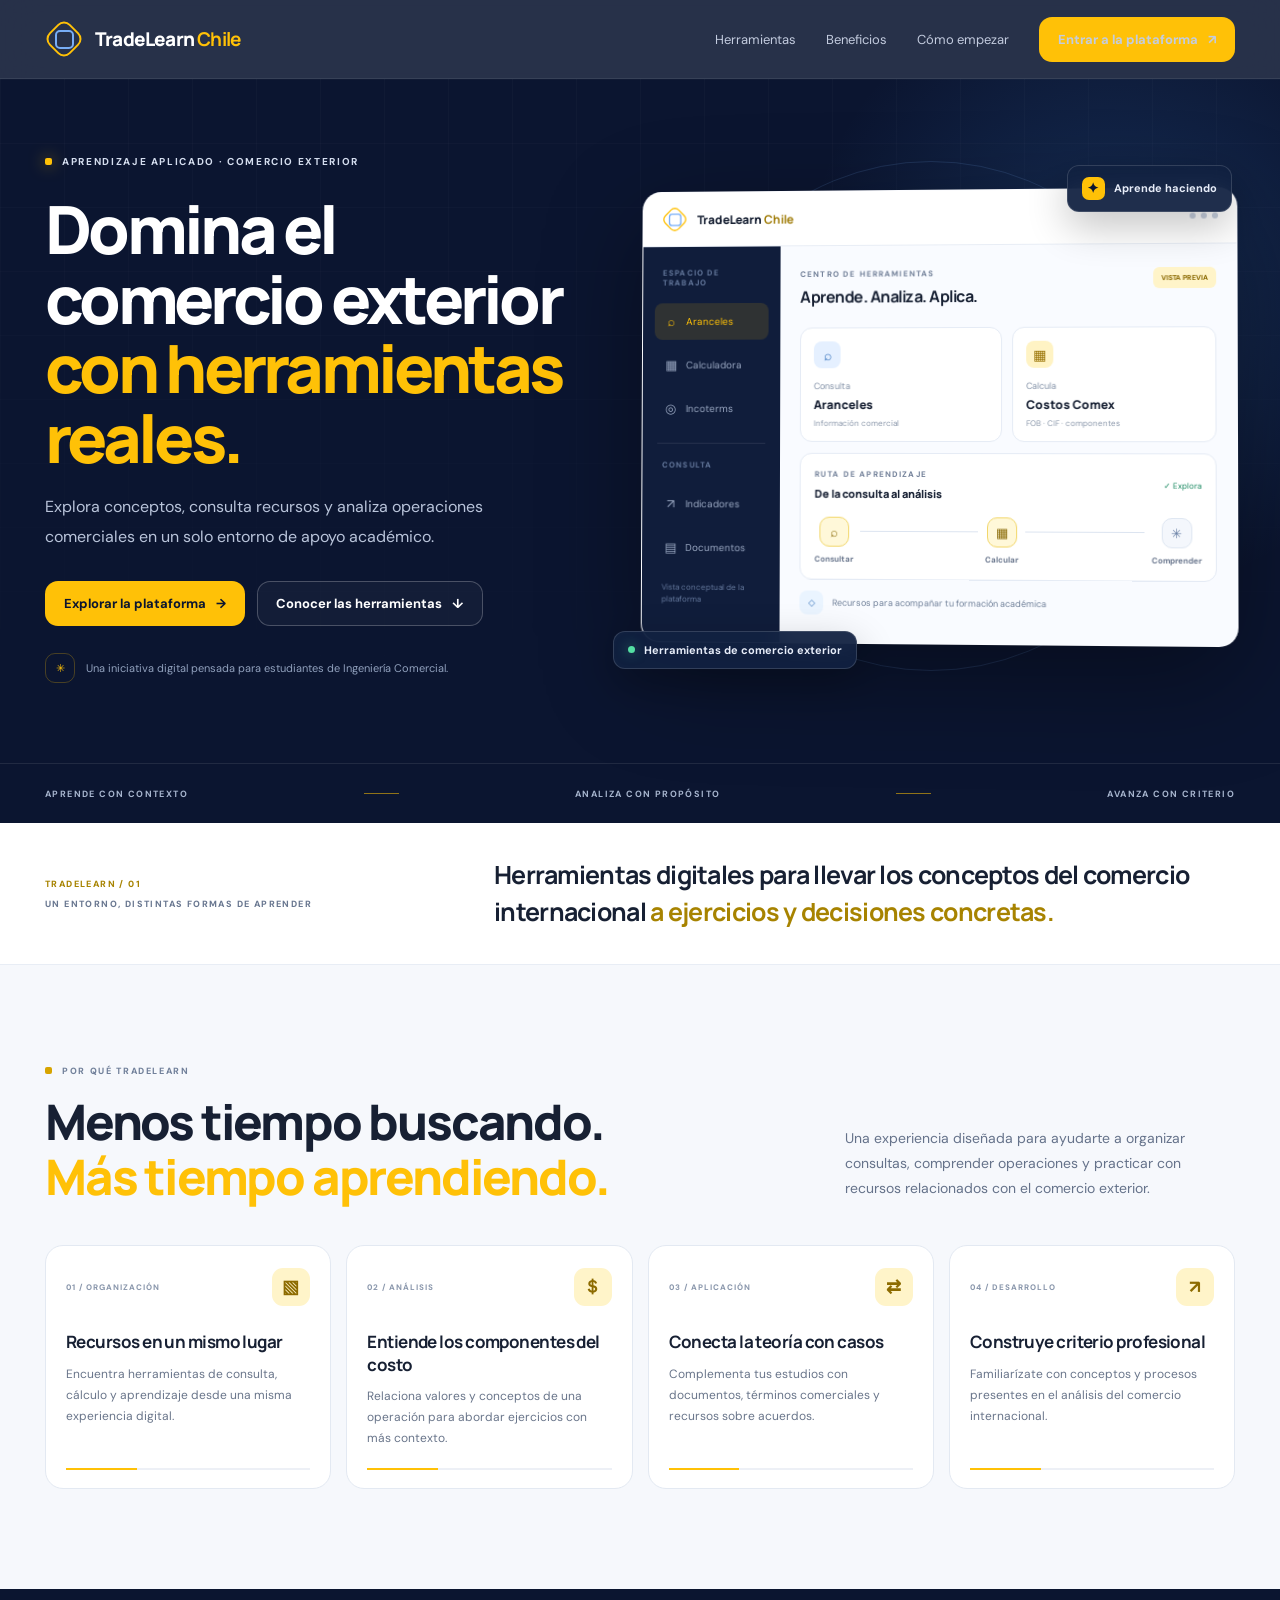
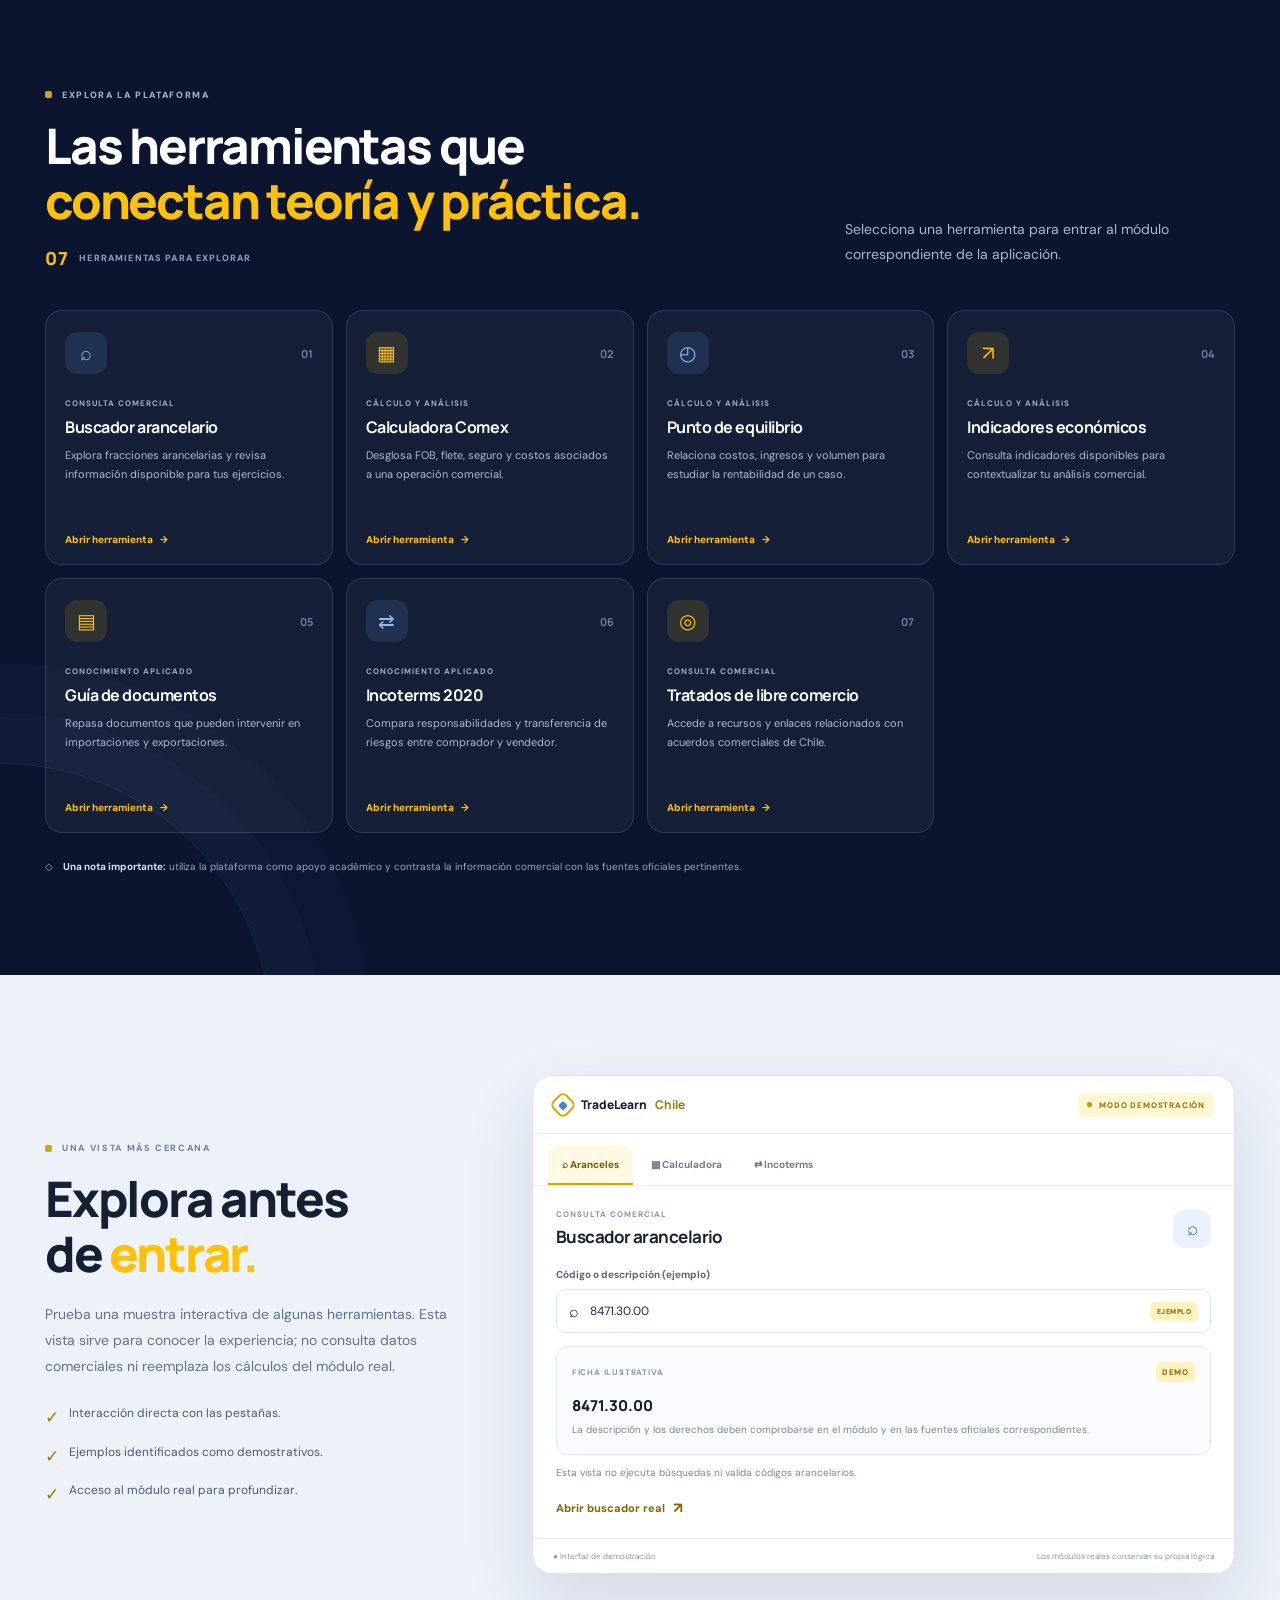
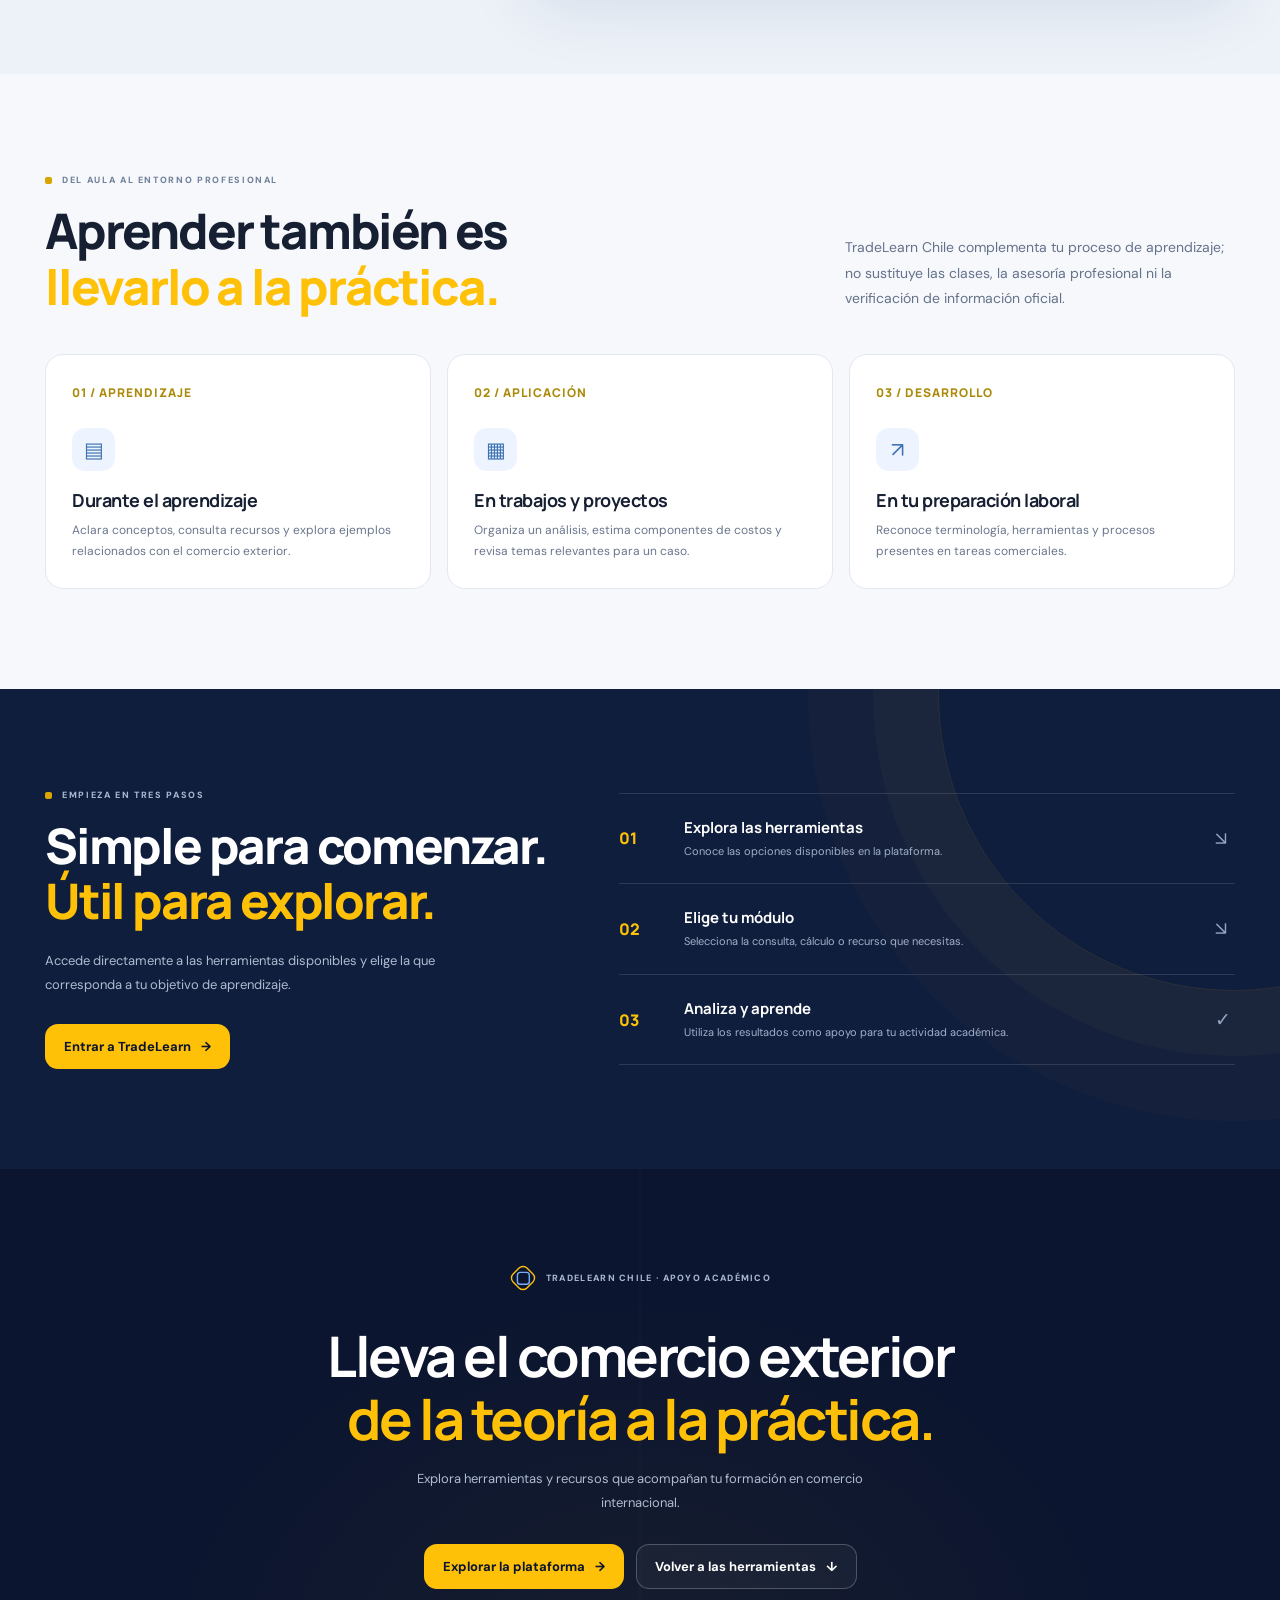
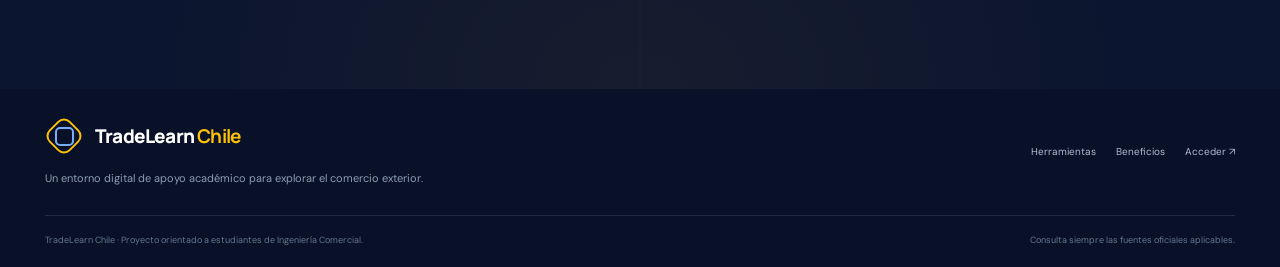
<file: public/landing-tradelearn.html>
<!doctype html>
<html lang="es">
<head>
  <meta charset="UTF-8">
  <meta name="viewport" content="width=device-width, initial-scale=1.0">
  <meta name="theme-color" content="#0b1530">
  <meta name="description" content="TradeLearn Chile: herramientas de consulta, cálculo y aprendizaje aplicado al comercio exterior.">
  <meta property="og:title" content="TradeLearn Chile | Comercio exterior en práctica">
  <meta property="og:description" content="Explora herramientas digitales para aprender, consultar y analizar operaciones de comercio exterior.">
  <title>TradeLearn Chile — Del conocimiento a la práctica</title>
  <style>
    @import url('https://fonts.googleapis.com/css2?family=DM+Sans:wght@400;500;600;700&family=Manrope:wght@400;500;600;700;800&display=swap');
    :root {
      --navy: #0b1530;
      --navy-2: #101e3d;
      --navy-3: #14264a;
      --gold: #ffc107;
      --gold-2: #ffda59;
      --blue: #78aef7;
      --paper: #f6f8fc;
      --white: #fff;
      --ink: #172033;
      --muted: #65728a;
      --line: rgba(255,255,255,.12);
      --radius: 22px;
      --max: 1190px;
    }
    * { box-sizing: border-box; }
    html { scroll-behavior: smooth; scroll-padding-top: 92px; }
    body { margin: 0; background: var(--paper); color: var(--ink); font-family: 'DM Sans', sans-serif; -webkit-font-smoothing: antialiased; }
    body, button, input { font-family: 'DM Sans', sans-serif; }
    button, a, input { -webkit-tap-highlight-color: transparent; }
    button { cursor: pointer; }
    a { color: inherit; text-decoration: none; }
    button:focus-visible, a:focus-visible, input:focus-visible { outline: 3px solid #78aef7; outline-offset: 4px; }
    .wrap { width: min(var(--max), calc(100% - 48px)); margin-inline: auto; }
    .topbar { position: sticky; inset: 0 0 auto; z-index: 20; background: rgba(11,21,48,.88); border-bottom: 1px solid rgba(255,255,255,.08); backdrop-filter: blur(18px); }
    .nav { display:flex; align-items:center; justify-content:space-between; min-height:78px; gap:24px; }
    .brand { display:inline-flex; align-items:center; gap:12px; border:0; background:none; color:#fff; padding:0; }
    .brand-mark { width:38px; height:38px; position:relative; display:grid; place-items:center; flex:0 0 auto; }
    .brand-mark:before,.brand-mark:after { content:""; position:absolute; width:26px; height:26px; border:2px solid var(--gold); border-radius:9px; transform:rotate(45deg); }
    .brand-mark:after { width:15px; height:15px; border-color:var(--blue); border-radius:5px; transform:rotate(0); }
    .brand-word { font:800 19px/1 'Manrope',sans-serif; letter-spacing:-.8px; white-space:nowrap; }
    .brand-word b { color:var(--gold); }
    .nav-links { display:flex; gap:30px; align-items:center; }
    .nav-links a { font-size:13px; color:#c3ccdf; transition:color .2s; }
    .nav-links a:hover { color:var(--gold); }
    .nav-cta,.btn { display:inline-flex; align-items:center; justify-content:center; gap:10px; border:1px solid transparent; border-radius:13px; padding:13px 18px; font-weight:700; font-size:13px; transition:transform .22s, background .22s, border-color .22s, box-shadow .22s; }
    .nav-cta { background:var(--gold); color:var(--navy); }
    .nav-cta:hover,.btn-gold:hover { background:var(--gold-2); transform:translateY(-2px); box-shadow:0 12px 30px rgba(255,193,7,.15); }
    .menu-toggle { display:none; border:1px solid var(--line); width:42px; height:42px; color:white; background:rgba(255,255,255,.05); border-radius:12px; align-items:center; justify-content:center; font-size:21px; }
    .hero { background:var(--navy); color:white; position:relative; overflow:hidden; }
    .hero:before { content:""; position:absolute; inset:0; pointer-events:none; opacity:.19; background-image:linear-gradient(rgba(255,255,255,.12) 1px, transparent 1px),linear-gradient(90deg,rgba(255,255,255,.12) 1px,transparent 1px); background-size:64px 64px; mask-image:linear-gradient(to bottom,black,transparent 90%); }
    .hero:after { content:""; position:absolute; width:650px; height:650px; right:-160px; top:-120px; border-radius:50%; background:radial-gradient(circle,rgba(59,127,209,.24),rgba(59,127,209,0) 68%); pointer-events:none; }
    .hero-inner { min-height:650px; display:grid; grid-template-columns:.94fr 1.06fr; gap:44px; align-items:center; padding:70px 0 80px; position:relative; z-index:1; }
    .eyebrow { display:inline-flex; gap:10px; align-items:center; color:#d5deef; font-size:10px; letter-spacing:1.65px; font-weight:700; text-transform:uppercase; }
    .eyebrow-mark { width:7px; height:7px; background:var(--gold); border-radius:2px; box-shadow:0 0 16px rgba(255,193,7,.7); }
    h1,h2,h3,p { margin-top:0; }
    h1,h2,h3 { font-family:'Manrope',sans-serif; }
    h1 { margin:24px 0 20px; max-width:610px; font-size:clamp(43px,5.2vw,70px); line-height:1.045; letter-spacing:-3.7px; font-weight:800; }
    h1 span,.section-title span { color:var(--gold); }
    .hero-copy { color:#b9c4da; max-width:510px; font-size:16px; line-height:1.85; }
    .actions { display:flex; flex-wrap:wrap; gap:12px; margin-top:30px; }
    .btn-gold { background:var(--gold); color:var(--navy); }
    .btn-outline { color:#fff; border-color:rgba(255,255,255,.23); background:rgba(255,255,255,.035); }
    .btn-outline:hover { border-color:var(--gold); color:var(--gold); transform:translateY(-2px); }
    .hero-note { display:flex; align-items:center; gap:11px; color:#91a1bd; font-size:11px; line-height:1.55; margin-top:27px; max-width:420px; }
    .note-icon { display:grid; place-items:center; width:30px; height:30px; color:var(--gold); border:1px solid rgba(255,193,7,.25); border-radius:10px; flex:0 0 auto; }
    .visual { position:relative; min-width:0; padding:25px 0 25px 10px; }
    .visual-orbit { position:absolute; border:1px solid rgba(120,174,247,.15); border-radius:50%; pointer-events:none; }
    .orbit-a { width:510px; height:510px; top:50%; left:50%; transform:translate(-50%,-50%); }
    .orbit-b { width:390px; height:390px; top:50%; left:50%; transform:translate(-50%,-50%); border-style:dashed; }
    .float-label { position:absolute; z-index:5; display:flex; align-items:center; gap:9px; padding:11px 14px; border-radius:12px; font-size:11px; font-weight:700; color:#e7edf9; background:rgba(18,33,65,.94); border:1px solid rgba(255,255,255,.14); box-shadow:0 14px 40px rgba(0,0,0,.24); backdrop-filter:blur(12px); }
    .float-top { top:1px; right:3px; animation:drift 5s ease-in-out infinite; }
    .float-bottom { bottom:0; left:-15px; animation:drift 5.8s ease-in-out infinite reverse; }
    .float-gem { display:grid; place-items:center; width:23px; height:23px; border-radius:7px; color:var(--navy); background:var(--gold); font-size:14px; }
    .signal { width:7px; height:7px; border-radius:100%; background:#54dfa3; box-shadow:0 0 12px rgba(84,223,163,.5); }
    .product { position:relative; z-index:2; overflow:hidden; border-radius:19px; background:#f9fbff; color:var(--ink); border:1px solid rgba(255,255,255,.22); box-shadow:0 32px 100px rgba(0,0,0,.37); transform:perspective(1400px) rotateY(-3deg) rotateX(1deg); }
    .product-top { height:55px; padding:0 18px; display:flex; align-items:center; justify-content:space-between; background:#fff; border-bottom:1px solid #e8edf5; }
    .product-brand { display:flex; align-items:center; gap:9px; font:800 12px 'Manrope',sans-serif; }
    .product-brand .brand-mark { transform:scale(.68); margin:-5px; }
    .product-brand b { color:#9d7800; }
    .window-dots { display:flex; gap:5px; }
    .window-dots i { width:6px; height:6px; border-radius:50%; background:#c7d0df; }
    .product-body { display:grid; grid-template-columns:140px minmax(0,1fr); min-height:340px; }
    .product-side { background:#101d3b; padding:21px 12px; color:#9aa8c2; display:flex; flex-direction:column; gap:7px; }
    .side-caption { font-size:8px; letter-spacing:1.15px; color:#65799d; margin:0 8px 9px; font-weight:700; }
    .side-link { font-size:10px; padding:10px 9px; display:flex; align-items:center; gap:8px; border-radius:8px; }
    .side-link.active { background:rgba(255,193,7,.13); color:var(--gold); }
    .side-ico { width:15px; display:inline-grid; place-items:center; font-size:13px; }
    .side-separator { height:1px; background:rgba(255,255,255,.09); margin:9px 3px; }
    .side-foot { margin-top:auto; font-size:8px; color:#65799d; line-height:1.5; padding:8px; }
    .product-main { padding:23px 20px 17px; min-width:0; }
    .product-heading { display:flex; justify-content:space-between; gap:12px; align-items:flex-start; }
    .overline { display:block; font-size:8px; font-weight:800; letter-spacing:1.15px; color:#74829a; margin-bottom:7px; }
    .product-heading h2 { font-size:16px; letter-spacing:-.5px; margin:0; }
    .preview-chip { font-size:7px; font-weight:800; color:#8a6900; background:#fff4c9; padding:6px 8px; border-radius:6px; white-space:nowrap; }
    .stat-grid { display:grid; grid-template-columns:1fr 1fr; gap:10px; margin-top:20px; }
    .stat-card { padding:13px; border:1px solid #e5ebf5; background:white; border-radius:12px; min-width:0; }
    .stat-icon { width:27px; height:27px; display:grid; place-items:center; border-radius:8px; font-size:14px; margin-bottom:12px; }
    .stat-icon.blue { color:#2869b8; background:#e5f0ff; }
    .stat-icon.gold { color:#987100; background:#fff3c4; }
    .stat-label { font-size:9px; color:#8190a6; display:block; }
    .stat-card strong { display:block; margin-top:4px; font:800 12px 'Manrope',sans-serif; }
    .stat-card small { display:block; color:#8a97aa; font-size:8px; margin-top:5px; }
    .path-card { border-radius:12px; border:1px solid #e5ebf5; background:#fff; padding:15px 14px; margin-top:11px; }
    .path-heading { display:flex; justify-content:space-between; gap:8px; align-items:center; }
    .path-heading strong { display:block; font:800 11px 'Manrope',sans-serif; }
    .path-badge { font-size:8px; color:#16875e; display:flex; gap:4px; align-items:center; }
    .path-steps { display:flex; align-items:center; justify-content:space-between; margin-top:16px; }
    .path-step { display:flex; align-items:center; flex-direction:column; gap:7px; font-size:8px; color:#69768d; white-space:nowrap; }
    .path-step span { width:30px; height:30px; border:1px solid #dfe7f2; color:#6980a5; background:#f4f7fc; display:grid; place-items:center; border-radius:10px; font-size:13px; }
    .path-step.done span { color:#866600; border-color:#f2d76b; background:#fff8d9; }
    .path-line { height:1px; flex:1; margin:0 7px 19px; background:#dce4f0; min-width:12px; }
    .product-foot { display:flex; align-items:center; gap:9px; margin-top:11px; color:#708099; font-size:9px; }
    .shield { width:24px; height:24px; display:grid; place-items:center; background:#eaf4ff; color:#316fb8; border-radius:8px; }
    .hero-ribbon { position:relative; z-index:1; border-top:1px solid rgba(255,255,255,.09); }
    .ribbon-inner { display:flex; justify-content:space-between; align-items:center; gap:18px; min-height:59px; color:#a7b5ce; font-size:9px; letter-spacing:1.4px; font-weight:700; }
    .ribbon-divider { width:35px; height:1px; background:rgba(255,193,7,.55); }
    .intro { background:white; border-bottom:1px solid #e8edf5; }
    .intro-inner { display:grid; grid-template-columns:.7fr 1.3fr; gap:50px; align-items:center; padding:34px 0; }
    .intro-label { color:#697790; font-size:9px; letter-spacing:1.4px; font-weight:800; }
    .intro-label span { display:block; color:#a78300; margin-bottom:8px; }
    .intro p { font:700 clamp(18px,2.3vw,25px)/1.45 'Manrope',sans-serif; letter-spacing:-.7px; margin:0; max-width:800px; }
    .intro em { color:#a78300; font-style:normal; }
    .section { padding:100px 0; }
    .section-head { display:flex; justify-content:space-between; gap:45px; align-items:flex-end; margin-bottom:40px; }
    .section-kicker { display:flex; align-items:center; gap:10px; color:#71809a; font-weight:800; font-size:9px; letter-spacing:1.65px; text-transform:uppercase; }
    .kicker-square { width:7px; height:7px; border-radius:2px; background:#d7a400; }
    .section-title { font-size:clamp(34px,4vw,49px); line-height:1.13; letter-spacing:-2.2px; margin:17px 0 0; font-weight:800; }
    .section-head > p { max-width:390px; color:var(--muted); font-size:14px; line-height:1.8; margin:0 0 3px; }
    .benefit-grid { display:grid; grid-template-columns:repeat(4,1fr); gap:15px; }
    .benefit-card { display:flex; flex-direction:column; min-height:244px; padding:22px 20px 18px; border:1px solid #e3e9f2; border-radius:18px; background:#fff; transition:transform .25s,box-shadow .25s,border-color .25s; }
    .benefit-card:hover { transform:translateY(-5px); box-shadow:0 22px 45px rgba(14,34,71,.08); border-color:#c5d7ef; }
    .card-top { display:flex; justify-content:space-between; align-items:center; gap:8px; color:#8a97ac; font-size:8px; letter-spacing:1px; font-weight:800; }
    .benefit-icon { display:grid; place-items:center; border-radius:11px; width:38px; height:38px; background:#fff4c9; color:#8d6b00; font-size:18px; }
    .benefit-card h3 { font-size:17px; line-height:1.35; letter-spacing:-.55px; margin:25px 0 10px; }
    .benefit-card p { margin:0; color:#69758a; font-size:12px; line-height:1.75; }
    .card-rule { width:100%; height:2px; background:#edf0f6; margin-top:auto; transform:scaleX(1); transform-origin:left; }
    .card-rule span { display:block; width:29%; height:100%; background:var(--gold); transition:width .3s; }
    .benefit-card:hover .card-rule span { width:100%; }
    .tools-section { background:var(--navy); color:#fff; position:relative; overflow:hidden; }
    .tools-section:before { content:""; position:absolute; width:540px; height:540px; left:-270px; bottom:-330px; border-radius:50%; border:1px solid rgba(120,174,247,.13); box-shadow:0 0 0 50px rgba(120,174,247,.025),0 0 0 100px rgba(120,174,247,.02); pointer-events:none; }
    .tools-section .section-head { position:relative; z-index:1; }
    .tools-section .section-kicker { color:#a9b8d1; }
    .tools-section .section-title { color:#fff; }
    .tools-section .section-head > p { color:#a9b8d1; }
    .tool-count { display:inline-flex; gap:10px; align-items:center; margin-top:18px; color:#90a1bf; font-size:9px; font-weight:800; letter-spacing:1.15px; }
    .tool-count b { color:var(--gold); font:800 18px 'Manrope',sans-serif; }
    .tool-grid { display:grid; grid-template-columns:repeat(4,1fr); gap:13px; position:relative; z-index:1; }
    .tool-card { display:flex; flex-direction:column; text-align:left; min-height:255px; padding:21px 19px 18px; color:white; border-radius:17px; border:1px solid rgba(255,255,255,.12); background:rgba(255,255,255,.045); transition:transform .24s,border-color .24s,background .24s,box-shadow .24s; }
    .tool-card:hover { transform:translateY(-5px); border-color:rgba(255,193,7,.65); background:rgba(255,255,255,.075); box-shadow:0 20px 50px rgba(0,0,0,.2); }
    .tool-top { display:flex; justify-content:space-between; align-items:center; margin-bottom:24px; }
    .tool-icon { display:grid; place-items:center; width:42px; height:42px; border-radius:12px; background:rgba(120,174,247,.13); color:#8bbafa; font-size:20px; }
    .tool-card.gold .tool-icon { background:rgba(255,193,7,.12); color:var(--gold); }
    .tool-number { color:#7182a1; font:700 11px 'Manrope',sans-serif; }
    .tool-category { color:#a0afc8; text-transform:uppercase; letter-spacing:1px; font-weight:700; font-size:8px; }
    .tool-card h3 { margin:9px 0 8px; font-size:16px; line-height:1.3; letter-spacing:-.45px; }
    .tool-card p { color:#aebbd1; font-size:11px; line-height:1.7; margin:0 0 19px; }
    .tool-link { display:flex; align-items:center; gap:7px; color:var(--gold); font-size:10px; font-weight:800; margin-top:auto; }
    .tool-link span { transition:transform .2s; }
    .tool-card:hover .tool-link span { transform:translateX(4px); }
    .tools-foot { position:relative; z-index:1; display:flex; align-items:center; gap:10px; color:#97a7c3; font-size:10px; line-height:1.6; margin-top:26px; }
    .tools-foot b { color:#d6e0f1; }
    .demo-section { background:#edf2f9; }
    .demo-layout { display:grid; grid-template-columns:.75fr 1.25fr; gap:65px; align-items:center; }
    .demo-copy .section-title { margin-top:17px; }
    .demo-copy > p { color:var(--muted); font-size:14px; line-height:1.85; margin:20px 0; }
    .demo-checks { display:grid; gap:12px; margin:25px 0 0; }
    .demo-check { display:flex; align-items:flex-start; gap:10px; color:#4b5a72; font-size:12px; line-height:1.55; }
    .check { color:#9c7900; font-size:17px; }
    .demo-window { border-radius:20px; overflow:hidden; background:#fff; border:1px solid #dfe6f0; box-shadow:0 28px 70px rgba(19,40,76,.12); min-width:0; }
    .demo-window-head { height:58px; display:flex; align-items:center; justify-content:space-between; gap:12px; padding:0 20px; border-bottom:1px solid #e8edf5; }
    .demo-window-brand { font:800 12px 'Manrope',sans-serif; display:flex; align-items:center; gap:8px; }
    .demo-window-brand b { color:#9a7600; }
    .demo-mini-mark { width:20px; height:20px; display:grid; place-items:center; border:2px solid #d4a900; border-radius:6px; transform:rotate(45deg); }
    .demo-mini-mark span { width:7px; height:7px; border-radius:2px; background:#4583d1; }
    .demo-tag { display:flex; align-items:center; gap:7px; color:#977500; font-size:8px; letter-spacing:.8px; font-weight:800; background:#fff6d4; padding:7px 9px; border-radius:7px; }
    .demo-tag:before { content:""; width:5px; height:5px; background:#c59a00; border-radius:50%; }
    .demo-tabs { display:flex; gap:4px; padding:12px 15px 0; border-bottom:1px solid #e9edf4; }
    .demo-tab { border:0; border-radius:9px 9px 0 0; display:flex; align-items:center; justify-content:center; gap:8px; padding:12px 14px; color:#6e7b91; background:transparent; font-size:10px; font-weight:700; border-bottom:2px solid transparent; }
    .demo-tab[aria-selected="true"] { background:#fff9e4; border-bottom-color:#d4a500; color:#755900; }
    .demo-panel { min-height:338px; padding:23px 23px 20px; animation:panelIn .28s ease both; }
    .panel-head { display:flex; align-items:center; justify-content:space-between; gap:15px; margin-bottom:20px; }
    .panel-eyebrow { color:#8996aa; letter-spacing:1px; font-size:8px; font-weight:800; display:block; margin-bottom:6px; }
    .panel-head h3 { margin:0; font-size:17px; letter-spacing:-.55px; }
    .panel-icon { width:38px; height:38px; border-radius:12px; background:#eaf2ff; color:#346fba; display:grid; place-items:center; font-size:19px; }
    .field-label { display:block; color:#58667d; font-size:10px; font-weight:700; margin-bottom:8px; }
    .search-field { display:flex; gap:9px; align-items:center; padding:0 12px; border:1px solid #dce4ef; border-radius:10px; min-height:44px; }
    .search-field input { flex:1; width:100%; min-width:0; border:0; outline:0; color:#1e2c43; background:transparent; font-size:12px; }
    .search-field input:focus-visible { outline:none; }
    .search-label { background:#fff2bf; color:#8a6900; font-size:7px; letter-spacing:.5px; font-weight:800; padding:5px 7px; border-radius:5px; }
    .demo-result { padding:15px; border:1px solid #e2e9f3; border-radius:12px; margin-top:13px; background:#fbfcff; }
    .result-top { display:flex; justify-content:space-between; align-items:center; color:#8c98aa; font-size:8px; font-weight:800; letter-spacing:.8px; }
    .result-status { color:#8a6a00; background:#fff2bf; border-radius:5px; padding:5px 6px; }
    .demo-result strong { display:block; font:800 15px 'Manrope',sans-serif; margin:13px 0 6px; overflow-wrap:anywhere; }
    .demo-result p,.demo-note { color:#7b879a; font-size:10px; line-height:1.65; margin:0; }
    .demo-note { margin-top:10px; }
    .demo-open { margin-top:17px; display:inline-flex; align-items:center; gap:8px; border:0; background:none; color:#876800; padding:0; font-size:11px; font-weight:800; }
    .demo-open:hover { color:#4c3b00; }
    .demo-open span { font-size:15px; }
    .calc-copy { color:#738097; font-size:10px; line-height:1.6; margin:-8px 0 15px; }
    .calc-fields { display:grid; grid-template-columns:repeat(3,1fr); gap:10px; }
    .calc-fields label { font-size:9px; font-weight:700; color:#627088; }
    .calc-fields input { display:block; width:100%; min-width:0; border:1px solid #dce4ef; border-radius:9px; padding:10px 9px; font-size:12px; margin-top:7px; background:#fbfcff; color:#172033; }
    .cif-result { display:flex; flex-direction:column; gap:6px; margin-top:14px; padding:15px; border-radius:12px; color:#fff; background:#102044; }
    .cif-result > span:first-child { color:#b4c2db; font-size:9px; }
    .cif-result strong { color:#ffcf27; font:800 26px 'Manrope',sans-serif; letter-spacing:-.5px; }
    .cif-result .result-hint { display:flex; gap:6px; align-items:center; color:#a9d8bd; font-size:9px; }
    .incoterm-row { display:grid; grid-template-columns:49px minmax(0,1fr) 23px; gap:12px; align-items:center; border:1px solid #e5eaf2; padding:12px; border-radius:11px; margin-top:9px; }
    .incoterm-code { display:grid; place-items:center; background:#102044; border-radius:8px; min-height:39px; color:#ffcf27; font:800 13px 'Manrope',sans-serif; }
    .incoterm-row strong { display:block; font-size:11px; margin-bottom:4px; }
    .incoterm-row p { font-size:9px; color:#738096; line-height:1.5; margin:0; }
    .incoterm-index { color:#a2adbd; font-size:9px; }
    .demo-window-foot { border-top:1px solid #e8edf5; padding:12px 20px; display:flex; justify-content:space-between; gap:10px; color:#8a96a9; font-size:8px; }
    .journey-grid { display:grid; grid-template-columns:repeat(3,1fr); gap:16px; }
    .journey-card { background:#fff; padding:26px; border:1px solid #e2e8f1; border-radius:18px; min-height:235px; position:relative; overflow:hidden; }
    .journey-num { font:800 12px 'Manrope',sans-serif; color:#ac8a0b; letter-spacing:1px; }
    .journey-icon { margin-top:26px; display:grid; place-items:center; width:43px; height:43px; background:#eef4ff; color:#3d72b3; border-radius:13px; font-size:21px; }
    .journey-card h3 { font-size:18px; margin:17px 0 8px; letter-spacing:-.5px; }
    .journey-card p { font-size:12px; line-height:1.75; color:#69768c; margin:0; }
    .how-section { color:white; background:#101e3d; position:relative; overflow:hidden; }
    .how-section:after { content:""; position:absolute; right:-250px; top:-290px; width:590px; height:590px; border:1px solid rgba(255,193,7,.11); border-radius:50%; box-shadow:0 0 0 65px rgba(255,193,7,.025),0 0 0 130px rgba(255,193,7,.02); pointer-events:none; }
    .how-layout { position:relative; z-index:1; display:grid; grid-template-columns:.9fr 1.1fr; gap:70px; align-items:center; }
    .how-layout .section-title { color:#fff; }
    .how-layout .section-kicker { color:#a9b8d1; }
    .how-copy { color:#aebbd1; font-size:13px; line-height:1.85; max-width:420px; margin:20px 0 27px; }
    .steps { border-top:1px solid rgba(255,255,255,.12); }
    .step { display:grid; grid-template-columns:49px 1fr 20px; gap:16px; align-items:center; padding:23px 0; border-bottom:1px solid rgba(255,255,255,.12); }
    .step-num { font:800 16px 'Manrope',sans-serif; color:var(--gold); }
    .step h3 { margin:0 0 5px; font-size:15px; }
    .step p { margin:0; color:#a1b0c9; font-size:11px; line-height:1.6; }
    .step-symbol { color:#92a4c2; font-size:19px; }
    .final-cta { position:relative; overflow:hidden; background:#0b1530; color:white; text-align:center; padding:95px 0 100px; }
    .cta-pattern { position:absolute; inset:0; opacity:.3; background:radial-gradient(ellipse at 50% 100%,rgba(255,193,7,.17),transparent 58%),linear-gradient(90deg,transparent 49.8%,rgba(255,255,255,.05) 50%,transparent 50.2%); pointer-events:none; }
    .cta-inner { position:relative; z-index:1; }
    .cta-label { display:inline-flex; align-items:center; gap:9px; color:#a9b7d0; letter-spacing:1.3px; font-size:9px; font-weight:800; }
    .cta-label .brand-mark { transform:scale(.7); margin:-5px; }
    .final-cta h2 { margin:22px auto 17px; font-size:clamp(34px,4.6vw,56px); letter-spacing:-2.5px; line-height:1.13; }
    .final-cta h2 span { color:var(--gold); }
    .final-cta p { max-width:520px; margin:0 auto; color:#aebbd1; font-size:13px; line-height:1.8; }
    .final-cta .actions { justify-content:center; }
    .footer { background:#081127; color:#fff; }
    .footer-inner { display:grid; grid-template-columns:1fr auto; gap:25px; padding:28px 0 19px; align-items:center; }
    .footer-desc { color:#8d9cb7; font-size:11px; margin:11px 0 0; }
    .footer-links { display:flex; gap:20px; flex-wrap:wrap; justify-content:flex-end; }
    .footer-links a { color:#aebbd1; font-size:10px; }
    .footer-links a:hover { color:var(--gold); }
    .footer-bottom { grid-column:1/-1; border-top:1px solid rgba(255,255,255,.1); padding-top:17px; margin-top:5px; display:flex; justify-content:space-between; gap:15px; color:#667692; font-size:9px; line-height:1.6; }
    .reveal { opacity:0; transform:translateY(18px); transition:opacity .7s ease,transform .7s cubic-bezier(.2,.7,.2,1); }
    .reveal.visible { opacity:1; transform:translateY(0); }
    .hero-animate { animation:heroIn .85s cubic-bezier(.2,.7,.2,1) both; }
    .delay-1 { animation-delay:.12s; }
    .delay-2 { animation-delay:.22s; }
    .delay-3 { animation-delay:.32s; }
    .custom-cursor .cursor { opacity:0; }
    .cursor { pointer-events:none; position:fixed; z-index:99; top:-30px; left:-30px; width:28px; height:28px; border:1px solid rgba(255,193,7,.8); border-radius:50%; transform:translate(-50%,-50%); opacity:0; transition:width .2s,height .2s,background .2s,opacity .2s; display:none; }
    .cursor:after { content:""; position:absolute; left:50%; top:50%; transform:translate(-50%,-50%); width:4px; height:4px; border-radius:50%; background:var(--gold); }
    .cursor.visible { opacity:1; }
    .cursor.hover { width:43px; height:43px; background:rgba(255,193,7,.12); }
    @keyframes heroIn { from { opacity:0; transform:translateY(16px); } to { opacity:1; transform:translateY(0); } }
    @keyframes drift { 0%,100% { transform:translateY(0); } 50% { transform:translateY(-7px); } }
    @keyframes panelIn { from { opacity:0; transform:translateY(5px); } to { opacity:1; transform:translateY(0); } }
    @media (pointer:fine) and (prefers-reduced-motion:no-preference) { body.cursor-enabled { cursor:none; } body.cursor-enabled a,body.cursor-enabled button { cursor:none; } body.cursor-enabled input { cursor:text; } body.cursor-enabled .cursor { display:block; } }
    @media (max-width:1050px) {
      .hero-inner { grid-template-columns:1fr 1fr; gap:28px; }
      h1 { font-size:clamp(42px,5.2vw,60px); letter-spacing:-2.8px; }
      .product-body { grid-template-columns:112px minmax(0,1fr); }
      .product-side { padding-inline:8px; }
      .product-main { padding:19px 14px 14px; }
      .benefit-grid,.tool-grid { grid-template-columns:repeat(2,1fr); }
      .benefit-card { min-height:220px; }
      .tool-card { min-height:225px; }
      .demo-layout { gap:35px; }
      .how-layout { gap:38px; }
    }
    @media (max-width:760px) {
      .wrap { width:min(100% - 34px,var(--max)); }
      .nav { min-height:68px; }
      .brand-word { font-size:17px; }
      .brand-mark { transform:scale(.9); }
      .menu-toggle { display:flex; }
      .nav-links { display:none; position:absolute; top:68px; inset-inline:0; padding:17px; background:rgba(11,21,48,.98); border-bottom:1px solid var(--line); flex-direction:column; align-items:stretch; gap:4px; }
      .nav-links.open { display:flex; }
      .nav-links a { padding:13px 10px; font-size:13px; }
      .nav-cta { justify-content:center; margin-top:5px; }
      .hero-inner { display:flex; flex-direction:column; align-items:stretch; padding:58px 0 37px; gap:36px; }
      h1 { max-width:570px; font-size:clamp(42px,10vw,61px); letter-spacing:-2.6px; line-height:1.06; margin-top:21px; }
      .hero-copy { font-size:14px; line-height:1.8; }
      .actions { gap:10px; }
      .btn { padding:13px 15px; font-size:12px; }
      .visual { padding:14px 2px 22px; margin:0 7px; }
      .product { transform:none; }
      .product-body { grid-template-columns:100px minmax(0,1fr); min-height:310px; }
      .product-side { padding:17px 7px; }
      .side-link { font-size:9px; padding:9px 6px; gap:5px; }
      .product-main { padding:17px 12px 13px; }
      .product-heading h2 { font-size:13px; }
      .stat-grid { gap:7px; margin-top:15px; }
      .stat-card { padding:10px; }
      .path-card { padding:12px 9px; }
      .path-step { font-size:7px; }
      .path-step span { width:27px; height:27px; }
      .path-line { margin-inline:4px; }
      .float-label { font-size:9px; padding:9px 10px; }
      .float-top { right:-4px; top:0; }
      .float-bottom { left:-8px; bottom:0; }
      .orbit-a { width:360px; height:360px; }
      .orbit-b { width:290px; height:290px; }
      .hero-ribbon { display:none; }
      .intro-inner { display:block; padding:28px 0; }
      .intro-label { margin-bottom:15px; }
      .intro p { font-size:21px; }
      .section { padding:72px 0; }
      .section-head { display:block; margin-bottom:27px; }
      .section-head > p { margin-top:20px; font-size:13px; }
      .section-title { font-size:clamp(33px,8vw,44px); letter-spacing:-1.8px; }
      .benefit-grid { gap:10px; }
      .benefit-card { padding:17px 15px 15px; min-height:245px; }
      .card-top { align-items:flex-start; flex-direction:column-reverse; }
      .benefit-card h3 { font-size:15px; margin-top:18px; }
      .benefit-card p { font-size:11px; }
      .tool-grid { gap:10px; }
      .tool-card { padding:16px 14px 15px; min-height:248px; }
      .tool-card h3 { font-size:15px; }
      .tool-card p { font-size:10px; }
      .tools-foot { align-items:flex-start; }
      .demo-layout,.how-layout { grid-template-columns:1fr; gap:35px; }
      .demo-copy .section-title { margin-bottom:0; }
      .demo-window-head { padding-inline:14px; }
      .demo-tabs { padding-inline:8px; }
      .demo-tab { padding:12px 8px; font-size:9px; flex:1; gap:5px; }
      .demo-panel { padding:19px 15px 18px; }
      .demo-window-foot { padding-inline:14px; }
      .demo-window-foot span:last-child { text-align:right; }
      .journey-grid { grid-template-columns:1fr; gap:11px; }
      .journey-card { min-height:0; padding:21px; display:grid; grid-template-columns:45px 1fr; column-gap:14px; }
      .journey-num { grid-column:1/-1; }
      .journey-icon { grid-row:2/4; margin-top:19px; }
      .journey-card h3 { margin:19px 0 6px; font-size:17px; }
      .journey-card p { grid-column:2; }
      .how-layout { gap:28px; }
      .step { grid-template-columns:37px 1fr 17px; gap:11px; padding:20px 0; }
      .step h3 { font-size:14px; }
      .step p { font-size:10px; }
      .final-cta { padding:72px 0 75px; }
      .final-cta h2 { font-size:clamp(32px,8vw,47px); letter-spacing:-1.7px; }
      .footer-inner { grid-template-columns:1fr; gap:20px; }
      .footer-links { justify-content:flex-start; }
      .footer-bottom { display:block; }
      .footer-bottom span { display:block; margin-top:5px; }
    }
    @media (max-width:420px) {
      .wrap { width:calc(100% - 28px); }
      .brand-word { font-size:16px; }
      .hero-inner { padding-top:45px; }
      .eyebrow { font-size:8px; letter-spacing:1.2px; }
      h1 { font-size:41px; letter-spacing:-2.1px; }
      .actions { flex-direction:column; align-items:stretch; }
      .actions .btn { width:100%; }
      .product-body { grid-template-columns:82px minmax(0,1fr); min-height:285px; }
      .product-side { padding-inline:5px; }
      .side-caption { font-size:6px; margin-inline:4px; }
      .side-link { font-size:8px; padding:9px 4px; }
      .side-ico { font-size:11px; width:12px; }
      .product-main { padding:15px 9px 10px; }
      .product-heading h2 { font-size:11px; }
      .preview-chip { font-size:6px; padding:5px; }
      .stat-card { padding:8px; }
      .stat-card strong { font-size:10px; }
      .stat-card small { font-size:7px; }
      .path-heading strong { font-size:9px; }
      .path-step { font-size:6px; }
      .path-step span { width:23px; height:23px; border-radius:7px; }
      .product-foot { font-size:7px; }
      .float-bottom { left:-3px; }
      .float-label { font-size:8px; }
      .benefit-grid,.tool-grid { grid-template-columns:1fr; }
      .benefit-card { min-height:0; }
      .benefit-card h3 { margin-top:20px; }
      .tool-card { min-height:0; }
      .tool-top { margin-bottom:18px; }
      .tool-card p { font-size:11px; }
      .calc-fields { grid-template-columns:1fr; }
      .calc-fields label { display:flex; justify-content:space-between; align-items:center; gap:15px; }
      .calc-fields input { max-width:60%; margin-top:0; }
      .demo-tab { font-size:8px; padding-inline:5px; }
    }
    @media (prefers-reduced-motion:reduce) {
      *,*::before,*::after { scroll-behavior:auto !important; animation-duration:.01ms !important; animation-iteration-count:1 !important; transition-duration:.01ms !important; }
      .reveal { opacity:1; transform:none; }
      .hero-animate { animation:none; }
    }
  </style>
</head>
<body>
  <div class="cursor" aria-hidden="true"></div>
  <header class="topbar">
    <div class="wrap nav">
      <a class="brand" href="#inicio" aria-label="TradeLearn Chile, inicio">
        <span class="brand-mark" aria-hidden="true"></span><span class="brand-word">TradeLearn <b>Chile</b></span>
      </a>
      <button class="menu-toggle" aria-label="Abrir menú" aria-expanded="false">☰</button>
      <nav class="nav-links" aria-label="Navegación principal">
        <a href="#herramientas">Herramientas</a>
        <a href="#beneficios">Beneficios</a>
        <a href="#como-empezar">Cómo empezar</a>
        <a class="nav-cta" href="/#home">Entrar a la plataforma <span aria-hidden="true">↗</span></a>
      </nav>
    </div>
  </header>

  <main>
    <section class="hero" id="inicio">
      <div class="wrap hero-inner">
        <div class="hero-content">
          <div class="eyebrow hero-animate"><span class="eyebrow-mark"></span> APRENDIZAJE APLICADO · COMERCIO EXTERIOR</div>
          <h1 class="hero-animate delay-1">Domina el comercio exterior <span>con herramientas reales.</span></h1>
          <p class="hero-copy hero-animate delay-2">Explora conceptos, consulta recursos y analiza operaciones comerciales en un solo entorno de apoyo académico.</p>
          <div class="actions hero-animate delay-2">
            <a class="btn btn-gold" href="/#home">Explorar la plataforma <span aria-hidden="true">→</span></a>
            <a class="btn btn-outline" href="#herramientas">Conocer las herramientas <span aria-hidden="true">↓</span></a>
          </div>
          <div class="hero-note hero-animate delay-3"><span class="note-icon" aria-hidden="true">✳</span><span>Una iniciativa digital pensada para estudiantes de Ingeniería Comercial.</span></div>
        </div>

        <div class="visual hero-animate delay-2" aria-label="Vista conceptual de la interfaz TradeLearn Chile">
          <div class="visual-orbit orbit-a" aria-hidden="true"></div><div class="visual-orbit orbit-b" aria-hidden="true"></div>
          <div class="float-label float-top"><span class="float-gem">✦</span> Aprende haciendo</div>
          <div class="float-label float-bottom"><span class="signal"></span> Herramientas de comercio exterior</div>
          <div class="product">
            <div class="product-top">
              <div class="product-brand"><span class="brand-mark" aria-hidden="true"></span><span>TradeLearn <b>Chile</b></span></div>
              <div class="window-dots" aria-hidden="true"><i></i><i></i><i></i></div>
            </div>
            <div class="product-body">
              <aside class="product-side">
                <p class="side-caption">ESPACIO DE TRABAJO</p>
                <div class="side-link active"><span class="side-ico">⌕</span> Aranceles</div>
                <div class="side-link"><span class="side-ico">▦</span> Calculadora</div>
                <div class="side-link"><span class="side-ico">◎</span> Incoterms</div>
                <div class="side-separator"></div>
                <p class="side-caption">CONSULTA</p>
                <div class="side-link"><span class="side-ico">↗</span> Indicadores</div>
                <div class="side-link"><span class="side-ico">▤</span> Documentos</div>
                <p class="side-foot">Vista conceptual de la plataforma</p>
              </aside>
              <div class="product-main">
                <div class="product-heading"><div><span class="overline">CENTRO DE HERRAMIENTAS</span><h2>Aprende. Analiza. Aplica.</h2></div><span class="preview-chip">VISTA PREVIA</span></div>
                <div class="stat-grid">
                  <div class="stat-card"><span class="stat-icon blue">⌕</span><span class="stat-label">Consulta</span><strong>Aranceles</strong><small>Información comercial</small></div>
                  <div class="stat-card"><span class="stat-icon gold">▦</span><span class="stat-label">Calcula</span><strong>Costos Comex</strong><small>FOB · CIF · componentes</small></div>
                </div>
                <div class="path-card">
                  <div class="path-heading"><div><span class="overline">RUTA DE APRENDIZAJE</span><strong>De la consulta al análisis</strong></div><span class="path-badge">✓ Explora</span></div>
                  <div class="path-steps">
                    <div class="path-step done"><span>⌕</span><b>Consultar</b></div><div class="path-line"></div>
                    <div class="path-step done"><span>▦</span><b>Calcular</b></div><div class="path-line"></div>
                    <div class="path-step"><span>✳</span><b>Comprender</b></div>
                  </div>
                </div>
                <div class="product-foot"><span class="shield">◇</span><span>Recursos para acompañar tu formación académica</span></div>
              </div>
            </div>
          </div>
        </div>
      </div>
      <div class="hero-ribbon"><div class="wrap ribbon-inner"><span>APRENDE CON CONTEXTO</span><span class="ribbon-divider"></span><span>ANALIZA CON PROPÓSITO</span><span class="ribbon-divider"></span><span>AVANZA CON CRITERIO</span></div></div>
    </section>

    <section class="intro">
      <div class="wrap intro-inner">
        <div class="intro-label"><span>TRADELEARN / 01</span>UN ENTORNO, DISTINTAS FORMAS DE APRENDER</div>
        <p>Herramientas digitales para llevar los conceptos del comercio internacional <em>a ejercicios y decisiones concretas.</em></p>
      </div>
    </section>

    <section class="section" id="beneficios">
      <div class="wrap">
        <div class="section-head reveal">
          <div><div class="section-kicker"><span class="kicker-square"></span> POR QUÉ TRADELEARN</div><h2 class="section-title">Menos tiempo buscando.<br><span>Más tiempo aprendiendo.</span></h2></div>
          <p>Una experiencia diseñada para ayudarte a organizar consultas, comprender operaciones y practicar con recursos relacionados con el comercio exterior.</p>
        </div>
        <div class="benefit-grid">
          <article class="benefit-card reveal"><div class="card-top"><span>01 / ORGANIZACIÓN</span><span class="benefit-icon">▧</span></div><h3>Recursos en un mismo lugar</h3><p>Encuentra herramientas de consulta, cálculo y aprendizaje desde una misma experiencia digital.</p><div class="card-rule"><span></span></div></article>
          <article class="benefit-card reveal"><div class="card-top"><span>02 / ANÁLISIS</span><span class="benefit-icon">＄</span></div><h3>Entiende los componentes del costo</h3><p>Relaciona valores y conceptos de una operación para abordar ejercicios con más contexto.</p><div class="card-rule"><span></span></div></article>
          <article class="benefit-card reveal"><div class="card-top"><span>03 / APLICACIÓN</span><span class="benefit-icon">⇄</span></div><h3>Conecta la teoría con casos</h3><p>Complementa tus estudios con documentos, términos comerciales y recursos sobre acuerdos.</p><div class="card-rule"><span></span></div></article>
          <article class="benefit-card reveal"><div class="card-top"><span>04 / DESARROLLO</span><span class="benefit-icon">↗</span></div><h3>Construye criterio profesional</h3><p>Familiarízate con conceptos y procesos presentes en el análisis del comercio internacional.</p><div class="card-rule"><span></span></div></article>
        </div>
      </div>
    </section>

    <section class="section tools-section" id="herramientas">
      <div class="wrap">
        <div class="section-head reveal">
          <div><div class="section-kicker"><span class="kicker-square"></span> EXPLORA LA PLATAFORMA</div><h2 class="section-title">Las herramientas que<br><span>conectan teoría y práctica.</span></h2><div class="tool-count"><b>07</b> HERRAMIENTAS PARA EXPLORAR</div></div>
          <p>Selecciona una herramienta para entrar al módulo correspondiente de la aplicación.</p>
        </div>
        <div class="tool-grid">
          <a class="tool-card reveal" href="/#tariff"><div class="tool-top"><span class="tool-icon">⌕</span><span class="tool-number">01</span></div><span class="tool-category">Consulta comercial</span><h3>Buscador arancelario</h3><p>Explora fracciones arancelarias y revisa información disponible para tus ejercicios.</p><span class="tool-link">Abrir herramienta <span>→</span></span></a>
          <a class="tool-card gold reveal" href="/#calculator"><div class="tool-top"><span class="tool-icon">▦</span><span class="tool-number">02</span></div><span class="tool-category">Cálculo y análisis</span><h3>Calculadora Comex</h3><p>Desglosa FOB, flete, seguro y costos asociados a una operación comercial.</p><span class="tool-link">Abrir herramienta <span>→</span></span></a>
          <a class="tool-card reveal" href="/#breakeven"><div class="tool-top"><span class="tool-icon">◴</span><span class="tool-number">03</span></div><span class="tool-category">Cálculo y análisis</span><h3>Punto de equilibrio</h3><p>Relaciona costos, ingresos y volumen para estudiar la rentabilidad de un caso.</p><span class="tool-link">Abrir herramienta <span>→</span></span></a>
          <a class="tool-card gold reveal" href="/#indicators"><div class="tool-top"><span class="tool-icon">↗</span><span class="tool-number">04</span></div><span class="tool-category">Cálculo y análisis</span><h3>Indicadores económicos</h3><p>Consulta indicadores disponibles para contextualizar tu análisis comercial.</p><span class="tool-link">Abrir herramienta <span>→</span></span></a>
          <a class="tool-card gold reveal" href="/#documents"><div class="tool-top"><span class="tool-icon">▤</span><span class="tool-number">05</span></div><span class="tool-category">Conocimiento aplicado</span><h3>Guía de documentos</h3><p>Repasa documentos que pueden intervenir en importaciones y exportaciones.</p><span class="tool-link">Abrir herramienta <span>→</span></span></a>
          <a class="tool-card reveal" href="/#incoterms"><div class="tool-top"><span class="tool-icon">⇄</span><span class="tool-number">06</span></div><span class="tool-category">Conocimiento aplicado</span><h3>Incoterms 2020</h3><p>Compara responsabilidades y transferencia de riesgos entre comprador y vendedor.</p><span class="tool-link">Abrir herramienta <span>→</span></span></a>
          <a class="tool-card gold reveal" href="/#agreements"><div class="tool-top"><span class="tool-icon">◎</span><span class="tool-number">07</span></div><span class="tool-category">Consulta comercial</span><h3>Tratados de libre comercio</h3><p>Accede a recursos y enlaces relacionados con acuerdos comerciales de Chile.</p><span class="tool-link">Abrir herramienta <span>→</span></span></a>
        </div>
        <div class="tools-foot"><span aria-hidden="true">◇</span><span><b>Una nota importante:</b> utiliza la plataforma como apoyo académico y contrasta la información comercial con las fuentes oficiales pertinentes.</span></div>
      </div>
    </section>

    <section class="section demo-section">
      <div class="wrap demo-layout">
        <div class="demo-copy reveal">
          <div class="section-kicker"><span class="kicker-square"></span> UNA VISTA MÁS CERCANA</div>
          <h2 class="section-title">Explora antes<br>de <span>entrar.</span></h2>
          <p>Prueba una muestra interactiva de algunas herramientas. Esta vista sirve para conocer la experiencia; no consulta datos comerciales ni reemplaza los cálculos del módulo real.</p>
          <div class="demo-checks"><div class="demo-check"><span class="check">✓</span><span>Interacción directa con las pestañas.</span></div><div class="demo-check"><span class="check">✓</span><span>Ejemplos identificados como demostrativos.</span></div><div class="demo-check"><span class="check">✓</span><span>Acceso al módulo real para profundizar.</span></div></div>
        </div>
        <div class="demo-window reveal">
          <div class="demo-window-head"><div class="demo-window-brand"><span class="demo-mini-mark"><span></span></span> TradeLearn <b>Chile</b></div><span class="demo-tag">MODO DEMOSTRACIÓN</span></div>
          <div class="demo-tabs" role="tablist" aria-label="Vistas de demostración">
            <button class="demo-tab" id="tab-aranceles" role="tab" aria-selected="true" aria-controls="panel-demo" data-tab="aranceles">⌕ Aranceles</button>
            <button class="demo-tab" id="tab-calculadora" role="tab" aria-selected="false" aria-controls="panel-demo" data-tab="calculadora">▦ Calculadora</button>
            <button class="demo-tab" id="tab-incoterms" role="tab" aria-selected="false" aria-controls="panel-demo" data-tab="incoterms">⇄ Incoterms</button>
          </div>
          <div class="demo-panel" id="panel-demo" role="tabpanel" aria-labelledby="tab-aranceles" aria-live="polite">
            <div class="panel-head"><div><span class="panel-eyebrow">CONSULTA COMERCIAL</span><h3>Buscador arancelario</h3></div><span class="panel-icon">⌕</span></div>
            <label class="field-label" for="demo-code">Código o descripción (ejemplo)</label>
            <div class="search-field"><span aria-hidden="true">⌕</span><input id="demo-code" type="text" value="8471.30.00" aria-describedby="demo-note"><span class="search-label">EJEMPLO</span></div>
            <div class="demo-result"><div class="result-top"><span>FICHA ILUSTRATIVA</span><span class="result-status">DEMO</span></div><strong id="demo-code-value">8471.30.00</strong><p>La descripción y los derechos deben comprobarse en el módulo y en las fuentes oficiales correspondientes.</p></div>
            <p class="demo-note" id="demo-note">Esta vista no ejecuta búsquedas ni valida códigos arancelarios.</p>
            <a class="demo-open" id="demo-open" href="/#tariff">Abrir buscador real <span>↗</span></a>
          </div>
          <div class="demo-window-foot"><span>● Interfaz de demostración</span><span>Los módulos reales conservan su propia lógica</span></div>
        </div>
      </div>
    </section>

    <section class="section">
      <div class="wrap">
        <div class="section-head reveal"><div><div class="section-kicker"><span class="kicker-square"></span> DEL AULA AL ENTORNO PROFESIONAL</div><h2 class="section-title">Aprender también es<br><span>llevarlo a la práctica.</span></h2></div><p>TradeLearn Chile complementa tu proceso de aprendizaje; no sustituye las clases, la asesoría profesional ni la verificación de información oficial.</p></div>
        <div class="journey-grid">
          <article class="journey-card reveal"><span class="journey-num">01 / APRENDIZAJE</span><span class="journey-icon">▤</span><h3>Durante el aprendizaje</h3><p>Aclara conceptos, consulta recursos y explora ejemplos relacionados con el comercio exterior.</p></article>
          <article class="journey-card reveal"><span class="journey-num">02 / APLICACIÓN</span><span class="journey-icon">▦</span><h3>En trabajos y proyectos</h3><p>Organiza un análisis, estima componentes de costos y revisa temas relevantes para un caso.</p></article>
          <article class="journey-card reveal"><span class="journey-num">03 / DESARROLLO</span><span class="journey-icon">↗</span><h3>En tu preparación laboral</h3><p>Reconoce terminología, herramientas y procesos presentes en tareas comerciales.</p></article>
        </div>
      </div>
    </section>

    <section class="section how-section" id="como-empezar">
      <div class="wrap how-layout">
        <div class="reveal"><div class="section-kicker"><span class="kicker-square"></span> EMPIEZA EN TRES PASOS</div><h2 class="section-title">Simple para comenzar.<br><span>Útil para explorar.</span></h2><p class="how-copy">Accede directamente a las herramientas disponibles y elige la que corresponda a tu objetivo de aprendizaje.</p><a class="btn btn-gold" href="/#home">Entrar a TradeLearn <span>→</span></a></div>
        <div class="steps">
          <div class="step reveal"><span class="step-num">01</span><div><h3>Explora las herramientas</h3><p>Conoce las opciones disponibles en la plataforma.</p></div><span class="step-symbol">↘</span></div>
          <div class="step reveal"><span class="step-num">02</span><div><h3>Elige tu módulo</h3><p>Selecciona la consulta, cálculo o recurso que necesitas.</p></div><span class="step-symbol">↘</span></div>
          <div class="step reveal"><span class="step-num">03</span><div><h3>Analiza y aprende</h3><p>Utiliza los resultados como apoyo para tu actividad académica.</p></div><span class="step-symbol">✓</span></div>
        </div>
      </div>
    </section>

    <section class="final-cta">
      <div class="cta-pattern" aria-hidden="true"></div>
      <div class="wrap cta-inner reveal">
        <div class="cta-label"><span class="brand-mark" aria-hidden="true"></span> TRADELEARN CHILE · APOYO ACADÉMICO</div>
        <h2>Lleva el comercio exterior<br><span>de la teoría a la práctica.</span></h2>
        <p>Explora herramientas y recursos que acompañan tu formación en comercio internacional.</p>
        <div class="actions"><a class="btn btn-gold" href="/#home">Explorar la plataforma <span>→</span></a><a class="btn btn-outline" href="#herramientas">Volver a las herramientas <span>↓</span></a></div>
      </div>
    </section>
  </main>

  <footer class="footer">
    <div class="wrap footer-inner">
      <div><a class="brand" href="#inicio"><span class="brand-mark" aria-hidden="true"></span><span class="brand-word">TradeLearn <b>Chile</b></span></a><p class="footer-desc">Un entorno digital de apoyo académico para explorar el comercio exterior.</p></div>
      <nav class="footer-links" aria-label="Enlaces del pie de página"><a href="#herramientas">Herramientas</a><a href="#beneficios">Beneficios</a><a href="/#home">Acceder ↗</a></nav>
      <div class="footer-bottom"><span>TradeLearn Chile · Proyecto orientado a estudiantes de Ingeniería Comercial.</span><span>Consulta siempre las fuentes oficiales aplicables.</span></div>
    </div>
  </footer>

  <script>
    (function () {
      var body = document.body;
      var menuButton = document.querySelector('.menu-toggle');
      var nav = document.querySelector('.nav-links');
      menuButton.addEventListener('click', function () {
        var isOpen = nav.classList.toggle('open');
        menuButton.setAttribute('aria-expanded', String(isOpen));
        menuButton.setAttribute('aria-label', isOpen ? 'Cerrar menú' : 'Abrir menú');
        menuButton.textContent = isOpen ? '×' : '☰';
      });
      nav.querySelectorAll('a').forEach(function (link) {
        link.addEventListener('click', function () {
          nav.classList.remove('open');
          menuButton.setAttribute('aria-expanded', 'false');
          menuButton.setAttribute('aria-label', 'Abrir menú');
          menuButton.textContent = '☰';
        });
      });

      var reduceMotion = window.matchMedia('(prefers-reduced-motion: reduce)').matches;
      var revealItems = document.querySelectorAll('.reveal');
      if (reduceMotion || !('IntersectionObserver' in window)) {
        revealItems.forEach(function (el) { el.classList.add('visible'); });
      } else {
        var observer = new IntersectionObserver(function (entries) {
          entries.forEach(function (entry) {
            if (entry.isIntersecting) {
              entry.target.classList.add('visible');
              observer.unobserve(entry.target);
            }
          });
        }, { threshold: 0.12, rootMargin: '0px 0px -35px 0px' });
        revealItems.forEach(function (el) { observer.observe(el); });
      }

      var cursor = document.querySelector('.cursor');
      var finePointer = window.matchMedia('(pointer: fine)').matches;
      if (finePointer && !reduceMotion) {
        body.classList.add('cursor-enabled');
        document.addEventListener('pointermove', function (event) {
          cursor.style.left = event.clientX + 'px';
          cursor.style.top = event.clientY + 'px';
          cursor.classList.add('visible');
          var target = event.target;
          cursor.classList.toggle('hover', Boolean(target.closest('a,button')));
        });
        document.addEventListener('pointerleave', function () { cursor.classList.remove('visible'); });
      }

      var input = document.getElementById('demo-code');
      var codeValue = document.getElementById('demo-code-value');
      input.addEventListener('input', function () {
        codeValue.textContent = input.value.trim() || 'Escribe un código de ejemplo';
      });

      var tabs = document.querySelectorAll('.demo-tab');
      var panel = document.getElementById('panel-demo');
      var openLink = document.getElementById('demo-open');
      var demoViews = {
        aranceles: {
          eyebrow: 'CONSULTA COMERCIAL',
          title: 'Buscador arancelario',
          icon: '⌕',
          html: '<label class="field-label" for="demo-code">Código o descripción (ejemplo)</label><div class="search-field"><span aria-hidden="true">⌕</span><input id="demo-code" type="text" value="8471.30.00" aria-describedby="demo-note"><span class="search-label">EJEMPLO</span></div><div class="demo-result"><div class="result-top"><span>FICHA ILUSTRATIVA</span><span class="result-status">DEMO</span></div><strong id="demo-code-value">8471.30.00</strong><p>La descripción y los derechos deben comprobarse en el módulo y en las fuentes oficiales correspondientes.</p></div><p class="demo-note" id="demo-note">Esta vista no ejecuta búsquedas ni valida códigos arancelarios.</p>',
          link: '/#tariff', linkText: 'Abrir buscador real'
        },
        calculadora: {
          eyebrow: 'CÁLCULO ILUSTRATIVO',
          title: 'Componentes del valor CIF',
          icon: '▦',
          html: '<p class="calc-copy">Ajusta los valores de muestra para ver cómo se suman en este ejemplo simple.</p><div class="calc-fields"><label>FOB (USD)<input type="number" min="0" id="demo-fob" value="5000"></label><label>Flete (USD)<input type="number" min="0" id="demo-freight" value="450"></label><label>Seguro (USD)<input type="number" min="0" id="demo-insurance" value="50"></label></div><div class="cif-result"><span>FOB + flete + seguro</span><strong id="demo-cif">$5.500</strong><span class="result-hint">✓ Resultado demostrativo</span></div><p class="demo-note">No incluye aranceles, IVA ni otros cargos; no representa un cálculo aduanero completo.</p>',
          link: '/#calculator', linkText: 'Abrir Calculadora Comex'
        },
        incoterms: {
          eyebrow: 'CONOCIMIENTO APLICADO',
          title: 'Responsabilidades comerciales',
          icon: '⇄',
          html: '<p class="calc-copy">Ejemplos de términos que puedes explorar en el módulo de Incoterms 2020.</p><div class="incoterm-row"><span class="incoterm-code">EXW</span><div><strong>Ex Works</strong><p>El vendedor pone la mercancía a disposición en el lugar acordado.</p></div><span class="incoterm-index">01</span></div><div class="incoterm-row"><span class="incoterm-code">FOB</span><div><strong>Free On Board</strong><p>Entrega vinculada a la mercancía a bordo del buque.</p></div><span class="incoterm-index">02</span></div><div class="incoterm-row"><span class="incoterm-code">CIF</span><div><strong>Cost, Insurance & Freight</strong><p>Incluye coste, seguro y flete hasta el puerto convenido.</p></div><span class="incoterm-index">03</span></div><p class="demo-note">Resumen orientativo. Revisa la regla, el lugar convenido y la transferencia del riesgo en su contexto.</p>',
          link: '/#incoterms', linkText: 'Explorar los Incoterms'
        }
      };
      function formatUSD(value) {
        return new Intl.NumberFormat('es-CL', { style: 'currency', currency: 'USD', maximumFractionDigits: 0 }).format(value);
      }
      function updateCif() {
        var fob = Math.max(0, Number(document.getElementById('demo-fob').value) || 0);
        var freight = Math.max(0, Number(document.getElementById('demo-freight').value) || 0);
        var insurance = Math.max(0, Number(document.getElementById('demo-insurance').value) || 0);
        document.getElementById('demo-cif').textContent = formatUSD(fob + freight + insurance);
      }
      function selectTab(name) {
        var data = demoViews[name];
        tabs.forEach(function (tab) {
          var active = tab.getAttribute('data-tab') === name;
          tab.setAttribute('aria-selected', String(active));
          tab.tabIndex = active ? 0 : -1;
        });
        panel.setAttribute('aria-labelledby', 'tab-' + name);
        panel.innerHTML = '<div class="panel-head"><div><span class="panel-eyebrow">' + data.eyebrow + '</span><h3>' + data.title + '</h3></div><span class="panel-icon">' + data.icon + '</span></div>' + data.html + '<a class="demo-open" id="demo-open" href="' + data.link + '">' + data.linkText + ' <span>↗</span></a>';
        openLink = document.getElementById('demo-open');
        if (name === 'aranceles') {
          var newInput = document.getElementById('demo-code');
          var newValue = document.getElementById('demo-code-value');
          newInput.addEventListener('input', function () { newValue.textContent = newInput.value.trim() || 'Escribe un código de ejemplo'; });
        }
        if (name === 'calculadora') {
          ['demo-fob', 'demo-freight', 'demo-insurance'].forEach(function (id) { document.getElementById(id).addEventListener('input', updateCif); });
          updateCif();
        }
      }
      tabs.forEach(function (tab) {
        tab.addEventListener('click', function () { selectTab(tab.getAttribute('data-tab')); });
        tab.addEventListener('keydown', function (event) {
          if (event.key === 'ArrowRight' || event.key === 'ArrowLeft') {
            event.preventDefault();
            var list = Array.from(tabs);
            var index = list.indexOf(tab);
            var next = event.key === 'ArrowRight' ? (index + 1) % list.length : (index - 1 + list.length) % list.length;
            list[next].focus();
            selectTab(list[next].getAttribute('data-tab'));
          }
        });
      });
    })();
  </script>
</body>
</html>
</file>
